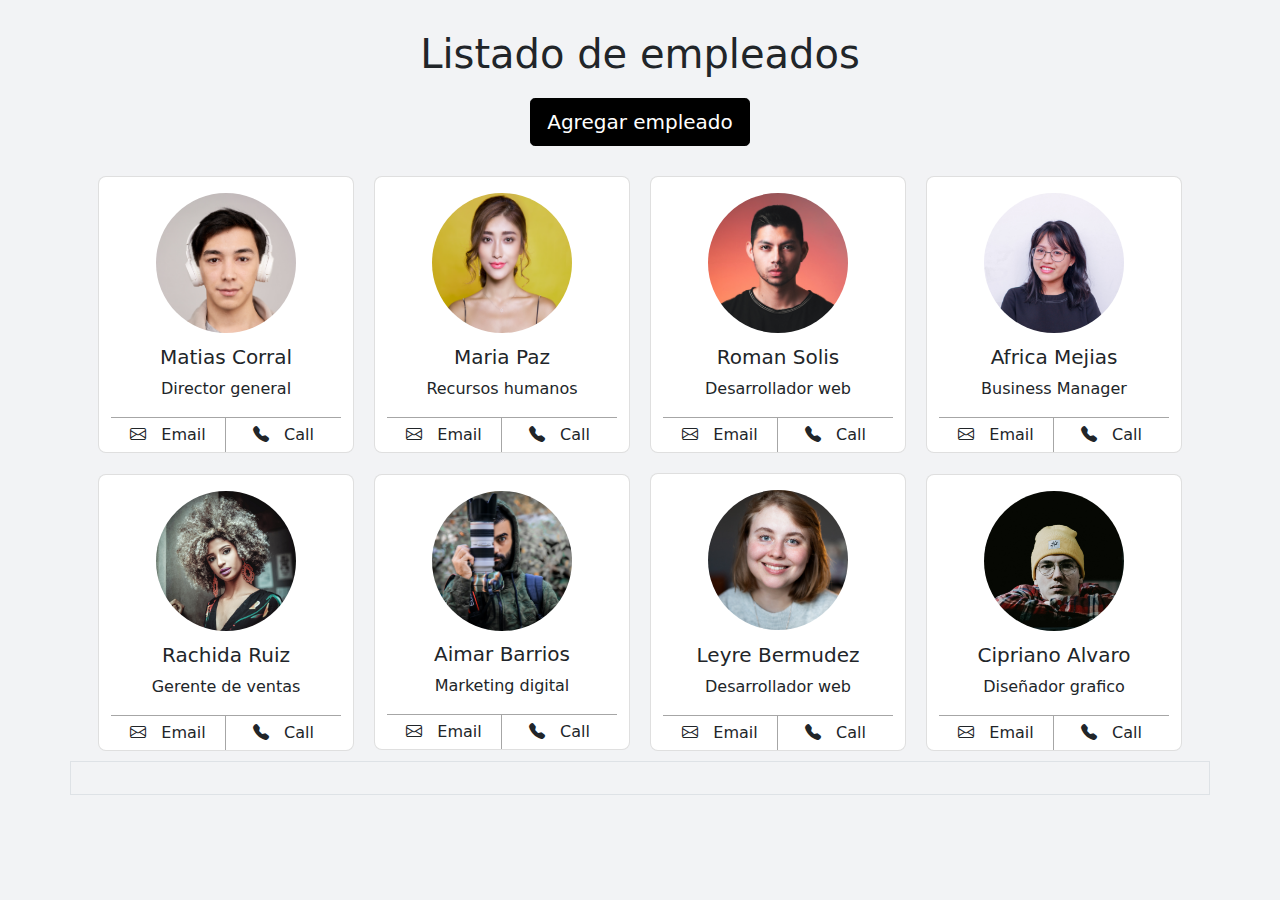
<file: index.html>
<!doctype html>
<html lang="en">
  <head>
    <meta charset="utf-8">
    <meta name="viewport" content="width=device-width, initial-scale=1">
    <title>Listado Empleados</title>
    <!-- Bootstrap icons -->
    <link rel="stylesheet" href="https://cdn.jsdelivr.net/npm/bootstrap-icons@1.8.2/font/bootstrap-icons.css">
    <!-- Bootstrap css -->
    <link rel = "stylesheet" href="bootstrap-5.0.2-dist/css/bootstrap.min.css">
    <!-- Custom css -->
    <link rel = "stylesheet" href="css/style.css">
  </head>
  <body>    

    <!--LISTADO DE EMPLEADOS-->
    <section id="listado-empleados">
        <div class="container">
            <!--Descripción de inicio-->
            <div class="descripción align-items-center justify-content-center text-center">
              <h1 >Listado de empleados</h1>
              <a href="agregar-empleado.html" class="btn btn-primary btn-lg" tabindex="-1" role="button" aria-disabled="true">Agregar empleado</a>
            </div>
            <!--Cards empleados-->
            <div class="row align-items-center justify-content-center" id="panel"> 
            </div>
            <!--Datos empleados-->
            <div class="row d-flex flex-wrap align-content-center p-3 border" id="profile">
            </div>
        </div>
    </section>
<!-- Modal -->
<div class="modal fade" id="Modal-empleados" tabindex="-1" aria-labelledby="exampleModalLabel" aria-hidden="true">
  <div class="modal-dialog">
    <div class="modal-content" id="modal-content">
      
    </div>
  </div>
</div>

    
    <!-- custom js -->
    <script src="js/script.js"></script>
    <!-- Bootstrap js -->
    <script src="bootstrap-5.0.2-dist/js/bootstrap.min.js"></script>
  </body>
</html>
</file>
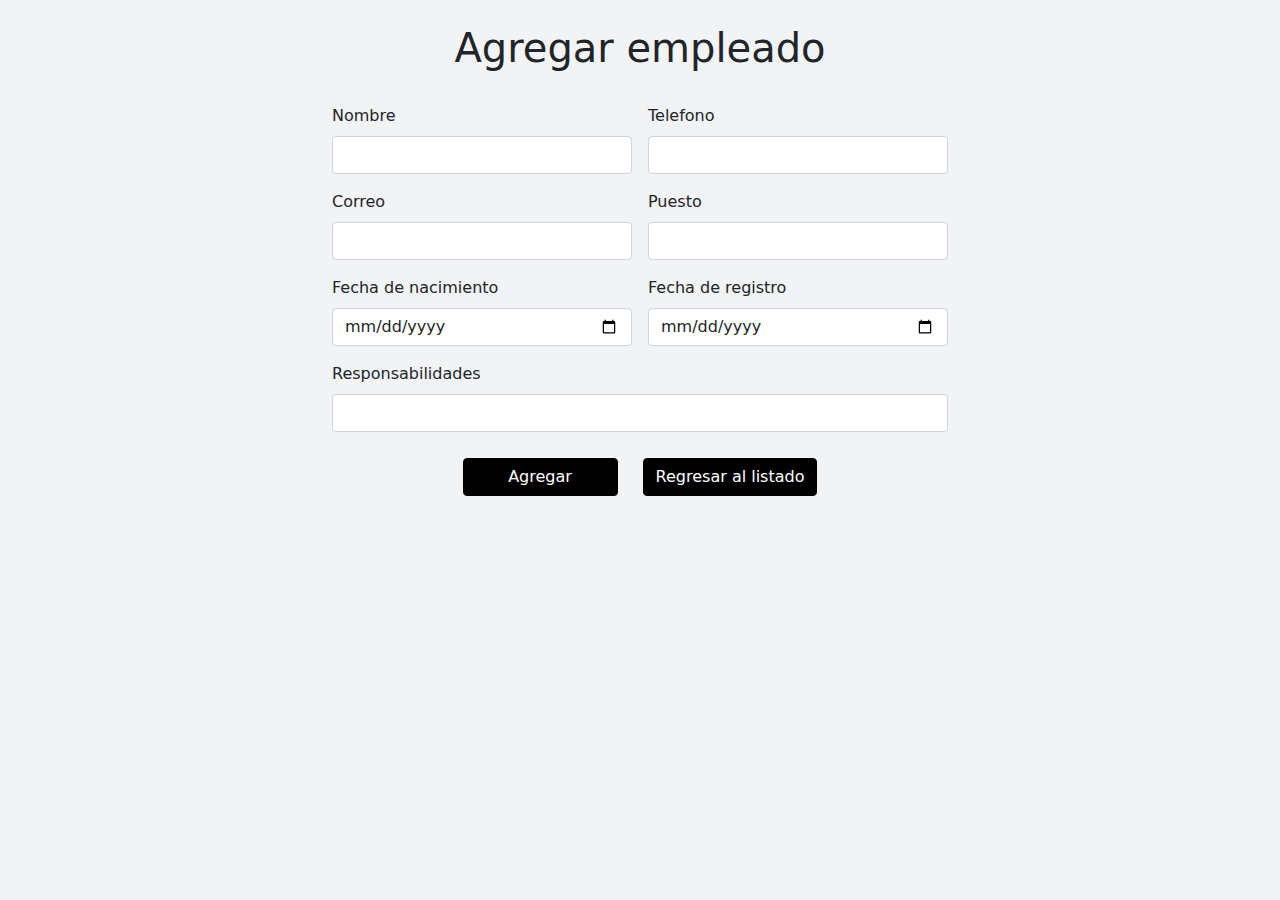
<file: agregar-empleado.html>
<!doctype html>
<html lang="en">
  <head>
    <meta charset="utf-8">
    <meta name="viewport" content="width=device-width, initial-scale=1">
    <title>Listado Empleados</title>
    <!-- Bootstrap icons -->
    <link rel="stylesheet" href="https://cdn.jsdelivr.net/npm/bootstrap-icons@1.8.2/font/bootstrap-icons.css">
    <!-- Bootstrap css -->
    <link rel = "stylesheet" href="bootstrap-5.0.2-dist/css/bootstrap.min.css">
    <!-- Custom css -->
    <link rel = "stylesheet" href="css/style.css">
  </head>
  <body>    

    <!--AGREGAR EMPLEADOS-->
    <section class="form-agregarE">
        <h1 class="title text-center py-4">Agregar empleado</h1>
        <div class="container my-2 w-50">
            <!--formulario empleados-->
            <form class="row g-3 form-empleados needs-validation"novalidate id="formulario-empleados">
                <div class="col-md-6" >
                  <label for="name" class="form-label">Nombre</label>
                  <input type="text" class="form-control" id="name" required>
                  <div class="valid-feedback">Campo correcto</div>
                  <div class="invalid-feedback">Ingrese un dato valido</div>
                </div>
                <div class="col-md-6" >
                  <label for="phone" class="form-label">Telefono</label>
                  <input type="number" class="form-control" id="phone" required>
                  <div class="valid-feedback">Campo correcto</div>
                  <div class="invalid-feedback">Ingrese un dato valido</div>
                </div>
                <div class="col-md-6">
                    <label for="email" class="form-label">Correo</label>
                    <input type="email" class="form-control" id="email" required>
                    <div class="valid-feedback">Campo correcto</div>
                    <div class="invalid-feedback">Ingrese un dato valido</div>
                  </div>
                  <div class="col-md-6">
                    <label for="puesto" class="form-label">Puesto</label>
                    <input type="text" class="form-control" id="puesto" required>
                    <div class="valid-feedback">Campo correcto</div>
                    <div class="invalid-feedback">Ingrese un dato valido</div>
                  </div>
                  <div class="col-md-6">
                    <label for="fecha_nac" class="form-label">Fecha de nacimiento</label>
                    <input type="date" class="form-control" id="fecha_nac" required>
                    <div class="valid-feedback">Campo correcto</div>
                    <div class="invalid-feedback">Ingrese un dato valido</div>
                  </div>
                  <div class="col-md-6">
                    <label for="fecha_regis" class="form-label">Fecha de registro</label>
                    <input type="date" class="form-control" id="fecha_regis" required>
                    <div class="valid-feedback">Campo correcto</div>
                    <div class="invalid-feedback">Ingrese un dato valido</div>
                  </div>
                  <div class="col-md-12">
                    <label for="resp" class="form-label">Responsabilidades</label>
                    <input type="text" class="form-control" id="resp" required>
                    <div class="valid-feedback">Campo correcto</div>
                    <div class="invalid-feedback">Ingrese un dato valido</div>
                  </div>
                <div class="col-12 text-center">
                  <button type="submit" class="btn btn-primary" style="width: 155px; margin: 10px;">Agregar</button>
                  <a href="index.html" class="btn btn-primary" style= "margin: 10px;" tabindex="-1" role="button" aria-disabled="true">Regresar al listado</a>
                </div>
              </form>
        </div>
    </section>

    
    <!-- custom js -->
    <script src="js/script.js"></script>
    <!-- Bootstrap js -->
    <script src="bootstrap-5.0.2-dist/js/bootstrap.min.js"></script>
  </body>
</html>
</file>
<file: css/style.css>
/*========================== BODY ================================= */
body{
    background-color: #F2F3F5;
}
/*========================== DETALLES CARD ================================= */
#panel{
    transition: .5s;
}
#listado-empleados{
    padding: 30px 0;
}
.card{
    border-radius: 8px;
    margin: 10px;
    transition: .5s;
    transform: translate(0px, 0px);
    cursor: pointer;
}
/* Detalles descripción */
.descripción{
 margin-bottom: 20px;   
}
.descripción h1{
    margin-bottom: 20px;   
}
.btn-primary{
    background-color: black;
    border-color: black;
}
.btn-primary:hover{
    background-color: white;
    border-color: black;
    color: black;
}
/* FINAL detalles descripción */

/*========================== IMG CARD ================================= */
.card img{
    width: 140px;
    height: 140px;
    margin-bottom: 8%;
    border-radius: 50%;
}
/*========================== CONTACTO CARD ================================= */
.contacto{
    width: 100%;
    border-top: 1px solid #A6A6A6;
}
.contacto-email{
    padding: 5px;
    float: left;
    width: 50%;
    border-right: 1px solid #A6A6A6;
    display: inline-block;
}
.contacto-call{
    padding: 5px;
    float: right;
    width: 50%;
    display: inline-block;
}
.contacto i{
    margin-right: 10px;
}
/*========================== IMG MODAL ================================= */
.modal-img img{
    width: 200px;
    height: 200px;
}

/*========================== FONT MODAL ================================= */
.datos-empleados label{
    font-weight: 500;
}
.datos-text p{
    margin-bottom: 0px
}
/*=============================FORMULARIO EMPLEADOS======================*/
</file>
